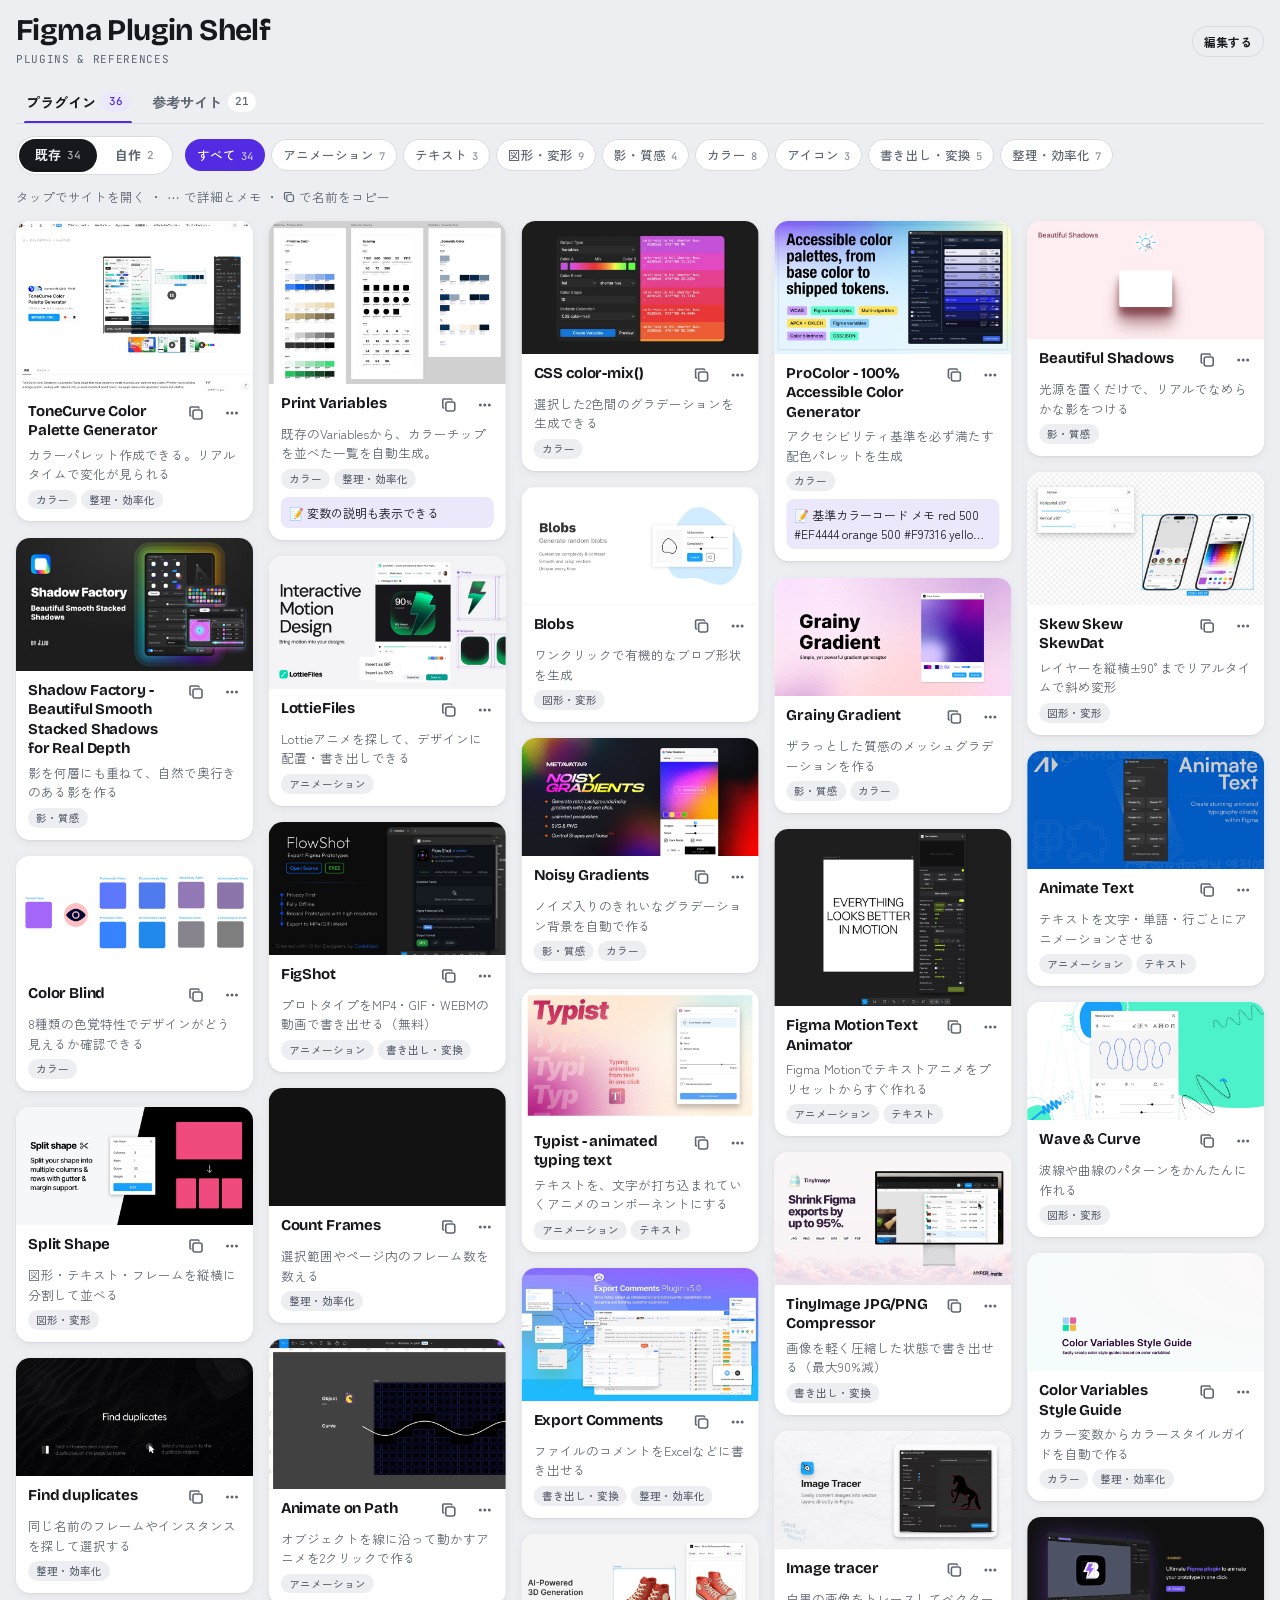
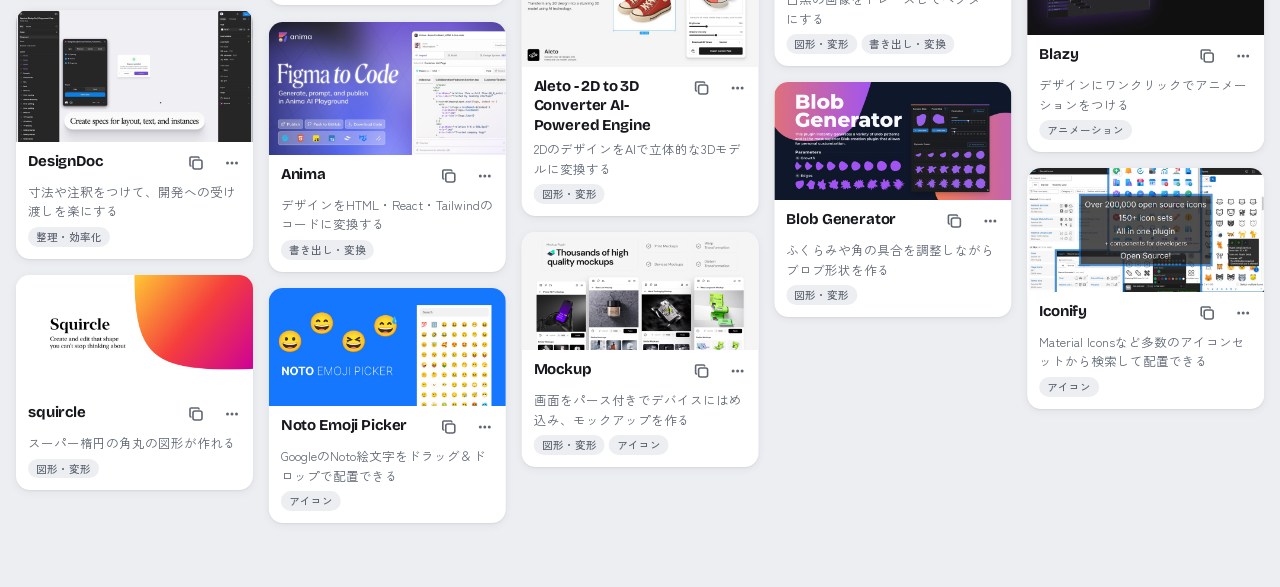
<file: index.html>
<!doctype html>
<html lang="ja">
<head>
<meta charset="utf-8">
<meta name="viewport" content="width=device-width,initial-scale=1,viewport-fit=cover">
<title>Figma Plugin Shelf</title>
<meta name="description" content="便利だったFigmaプラグインと参考サイトのライブラリ">
<link rel="preconnect" href="https://fonts.googleapis.com">
<link rel="preconnect" href="https://fonts.gstatic.com" crossorigin>
<link rel="stylesheet" href="https://fonts.googleapis.com/css2?family=Bricolage+Grotesque:opsz,wght@12..96,500;12..96,700&family=JetBrains+Mono:wght@500&family=Zen+Kaku+Gothic+New:wght@400;500;700&display=swap">
<style>
/* Layout: masonry board of plugin cards (JS-placed columns) under a sticky toolbar; sheets slide up for detail and edit. */
:root{
  --bg:#ECEEF2; --surface:#FFFFFF; --ink:#16181D; --muted:#5F6672; --line:#D8DCE3;
  --accent:#532BE3; --accent-ink:#FFFFFF; --accent-soft:#ECE8FC; --danger:#D93A3A; --shade:rgba(18,22,30,.45);
  --shadow:0 1px 2px rgba(20,24,32,.06),0 2px 10px rgba(20,24,32,.06);
  --shadow-lift:0 18px 40px rgba(20,24,32,.22),0 4px 10px rgba(20,24,32,.12);
  --shadow-hover:0 12px 28px rgba(20,24,32,.14),0 3px 8px rgba(20,24,32,.08);
  --f-display:"Bricolage Grotesque","Zen Kaku Gothic New",system-ui,sans-serif;
  --f-body:"Zen Kaku Gothic New","Hiragino Sans","Yu Gothic",system-ui,sans-serif;
  --f-mono:"JetBrains Mono",ui-monospace,Menlo,monospace;
  --r:14px;
}
@media (prefers-color-scheme: dark){:root:not([data-theme="light"]){
  --bg:#111317; --surface:#1B1E24; --ink:#ECEEF2; --muted:#9BA2AE; --line:#2C3039;
  --accent:#8E78FF; --accent-ink:#0E0830; --accent-soft:#221C45; --danger:#FF6B6B; --shade:rgba(0,0,0,.6);
  --shadow:0 1px 2px rgba(0,0,0,.3); --shadow-lift:0 18px 40px rgba(0,0,0,.55); --shadow-hover:0 12px 28px rgba(0,0,0,.5),0 0 0 1px rgba(255,255,255,.06);
  color-scheme:dark}}
:root[data-theme="dark"]{
  --bg:#111317; --surface:#1B1E24; --ink:#ECEEF2; --muted:#9BA2AE; --line:#2C3039;
  --accent:#8E78FF; --accent-ink:#0E0830; --accent-soft:#221C45; --danger:#FF6B6B; --shade:rgba(0,0,0,.6);
  --shadow:0 1px 2px rgba(0,0,0,.3); --shadow-lift:0 18px 40px rgba(0,0,0,.55); --shadow-hover:0 12px 28px rgba(0,0,0,.5),0 0 0 1px rgba(255,255,255,.06);
  color-scheme:dark}
*{box-sizing:border-box}
body{background:var(--bg);color:var(--ink);font-family:var(--f-body);font-size:14px;line-height:1.6}
body::before{content:"";position:fixed;inset:0 0 auto;height:env(safe-area-inset-top,0px);z-index:10;background:var(--bg)}
.wrap{max-width:1440px;margin:0 auto;padding-left:max(16px,env(safe-area-inset-left,0px));padding-right:max(16px,env(safe-area-inset-right,0px));padding-block:0 64px}
header{position:sticky;top:env(safe-area-inset-top,0px);z-index:5;background:var(--bg);display:flex;flex-wrap:wrap;align-items:center;gap:12px;padding-block:14px 12px}
.tabs{flex:1 1 100%;min-width:0;display:flex;gap:2px;border-bottom:1px solid var(--line);margin-top:2px;overflow-x:auto;scrollbar-width:none}
.tabs::-webkit-scrollbar{display:none}
.tab{flex:none;white-space:nowrap;font:inherit;font-weight:700;font-size:14px;background:none;border:0;color:var(--muted);padding:8px 10px 10px;cursor:pointer;position:relative;display:inline-flex;align-items:center;gap:6px}
.tab .n{font-family:var(--f-mono);font-size:11px;font-weight:500;background:var(--surface);color:var(--muted);border-radius:999px;padding:1px 7px}
.tab[aria-selected="true"]{color:var(--ink)}
.tab[aria-selected="true"]::after{content:"";position:absolute;left:8px;right:8px;bottom:-1px;height:2.5px;border-radius:2px;background:var(--accent)}
.tab[aria-selected="true"] .n{background:var(--accent-soft);color:var(--accent)}
.tab:focus-visible{outline:2px solid var(--accent);outline-offset:-2px;border-radius:8px}
.segrow{flex:1 1 100%;min-width:0;display:flex;flex-wrap:wrap;align-items:center;gap:8px 12px}
.tagbar{flex:1 1 260px;min-width:0;display:flex;gap:6px;overflow-x:auto;scrollbar-width:none;padding-block:2px}
.tagbar::-webkit-scrollbar{display:none}
.chip{flex:none;font:inherit;font-size:12.5px;font-weight:500;border:0;border-radius:999px;padding:6px 12px;background:var(--surface);color:var(--muted);box-shadow:inset 0 0 0 1px var(--line);cursor:pointer;white-space:nowrap}
.chip[aria-pressed="true"]{background:var(--accent);color:var(--accent-ink);box-shadow:none}
.chip:focus-visible{outline:2px solid var(--accent);outline-offset:1px}
.chip .c{font-family:var(--f-mono);font-size:10.5px;opacity:.7;margin-left:5px}
.tags{display:flex;flex-wrap:wrap;gap:4px;margin-top:2px}
.tags span{font-size:10.5px;font-weight:500;color:var(--muted);background:var(--bg);border-radius:999px;padding:1px 8px;line-height:1.7}
.tagpick{display:flex;flex-wrap:wrap;gap:6px}
.tagadd{font:inherit;font-size:14px;line-height:1;width:22px;height:22px;border:0;border-radius:999px;background:var(--accent);color:var(--accent-ink);cursor:pointer;display:inline-flex;align-items:center;justify-content:center;padding:0}
.tagnew{display:flex;gap:6px;margin-bottom:8px}
.tagnew input{flex:1;min-width:0}
.seg{display:inline-flex;gap:2px;padding:3px;border-radius:999px;background:var(--surface);box-shadow:inset 0 0 0 1px var(--line)}
.seg button{font:inherit;font-weight:700;font-size:13px;border:0;background:none;color:var(--muted);padding:6px 16px;border-radius:999px;cursor:pointer;display:inline-flex;align-items:center;gap:6px}
.seg button[aria-pressed="true"]{background:var(--ink);color:var(--bg)}
.seg button:focus-visible{outline:2px solid var(--accent);outline-offset:1px}
.seg .n{font-family:var(--f-mono);font-size:11px;font-weight:500;opacity:.7}
.pthumb{width:100%;height:100%;background:var(--accent-soft);padding:12px 14px;display:flex;flex-direction:column;gap:6px;overflow:hidden}
.ptag{font-family:var(--f-mono);font-size:10px;letter-spacing:.1em;color:var(--accent);display:flex;align-items:center;gap:6px}
.ptag::before{content:"";width:6px;height:6px;border-radius:50%;background:var(--accent)}
.pthumb p{margin:0;font-family:var(--f-mono);font-size:11px;line-height:1.6;color:var(--ink);opacity:.8;display:-webkit-box;-webkit-line-clamp:5;-webkit-box-orient:vertical;overflow:hidden;overflow-wrap:anywhere}
.prompt{margin:0;font-family:var(--f-mono);font-size:12.5px;line-height:1.7;background:var(--bg);border:1px solid var(--line);border-radius:10px;padding:12px;white-space:pre-wrap;overflow-wrap:anywhere;max-height:280px;overflow:auto;-webkit-user-select:text;user-select:text}
.btn.sm{padding:6px 12px;font-size:12px}
.host{margin:0;font-family:var(--f-mono);font-size:10.5px;color:var(--muted);overflow:hidden;text-overflow:ellipsis;white-space:nowrap}
.brand{flex:1;min-width:0}
h1{font-family:var(--f-display);font-weight:700;font-size:clamp(22px,4vw,30px);line-height:1.1;letter-spacing:-.02em;margin:0;text-wrap:balance}
.meta{font-family:var(--f-mono);font-size:11px;letter-spacing:.06em;color:var(--muted);text-transform:uppercase;margin-top:4px}
.hint{color:var(--muted);font-size:12.5px;margin:0 0 14px}
.btn{font:inherit;font-weight:700;border:0;border-radius:999px;padding:10px 16px;cursor:pointer;display:inline-flex;align-items:center;gap:6px;background:var(--ink);color:var(--bg);white-space:nowrap}
.btn.ghost{background:transparent;color:var(--ink);box-shadow:inset 0 0 0 1px var(--line)}
.btn.accent{background:var(--accent);color:var(--accent-ink)}
.btn.danger{background:var(--danger);color:#fff}
.btn:focus-visible,.card:focus-visible,.copy:focus-visible,.more:focus-visible,.x:focus-visible,input:focus-visible,textarea:focus-visible{outline:2px solid var(--accent);outline-offset:2px}

.grid{position:relative;min-height:200px}
.card{position:absolute;top:0;left:0;background:var(--surface);border-radius:var(--r);box-shadow:var(--shadow);overflow:visible;cursor:pointer;
  -webkit-user-select:none;user-select:none;-webkit-touch-callout:none;-webkit-tap-highlight-color:transparent;touch-action:manipulation}
.card{transition:translate .22s cubic-bezier(.2,.8,.2,1),box-shadow .22s ease}
.grid.ready .card{transition:transform .28s cubic-bezier(.2,.8,.2,1),translate .22s cubic-bezier(.2,.8,.2,1),box-shadow .22s ease}
@media (hover:hover){.card:hover:not(.lifted):not(.pressing){translate:0 -4px;box-shadow:var(--shadow-hover)}}
.card.pressing{box-shadow:0 0 0 2px var(--accent-soft),var(--shadow)}
.card.lifted{transition:box-shadow .2s!important;z-index:30;box-shadow:var(--shadow-lift);outline:1.5px solid var(--accent);cursor:grabbing}
.thumb{border-radius:var(--r) var(--r) 0 0;overflow:hidden;background:var(--line);aspect-ratio:16/9}
.thumb img{display:block;width:100%;height:100%;object-fit:cover;pointer-events:none}
.thumb .ph{width:100%;height:100%;display:grid;place-items:center;font-family:var(--f-display);font-weight:700;font-size:40px;color:var(--muted)}
.body{padding:10px 12px 12px;display:flex;flex-direction:column;gap:4px}
.row{display:flex;align-items:flex-start;gap:6px}
.row .copy,.row .more{margin:-4px 0 0}
.row .more{margin-right:-6px}
.name{flex:1;min-width:0;margin:0;font-family:var(--f-display);font-weight:700;font-size:15px;line-height:1.3;letter-spacing:-.01em;overflow-wrap:anywhere}
.copy,.more{flex:none;border:0;background:transparent;color:var(--muted);width:30px;height:30px;margin:-4px -6px 0 0;border-radius:8px;display:grid;place-items:center;cursor:pointer}
.copy:hover,.more:hover{background:var(--accent-soft);color:var(--accent)}
.copy.done{color:var(--accent)}
.copy svg,.more svg{width:16px;height:16px}
.desc{margin:0;font-size:12.5px;color:var(--muted);line-height:1.55;overflow-wrap:anywhere}
.memo-peek{margin:4px 0 0;font-size:12px;padding:6px 8px;border-radius:8px;background:var(--accent-soft);color:var(--ink);display:-webkit-box;-webkit-line-clamp:2;-webkit-box-orient:vertical;overflow:hidden}
/* Figma-style selection handles while dragging */
.hd{display:none;position:absolute;width:8px;height:8px;background:var(--surface);border:1.5px solid var(--accent);border-radius:1px}
.card.lifted .hd{display:block}
.hd.tl{left:-4px;top:-4px}.hd.tr{right:-4px;top:-4px}.hd.bl{left:-4px;bottom:-4px}.hd.br{right:-4px;bottom:-4px}
.dim{display:none;position:absolute;left:50%;bottom:-26px;transform:translateX(-50%);background:var(--accent);color:var(--accent-ink);font-family:var(--f-mono);font-size:10.5px;padding:2px 6px;border-radius:4px;white-space:nowrap}
.card.lifted .dim{display:block}

.state{grid-column:1/-1;text-align:center;padding:64px 16px;color:var(--muted)}
.state strong{display:block;color:var(--ink);font-family:var(--f-display);font-size:18px;margin-bottom:4px}

/* Sheets */
.shade{position:fixed;inset:0;background:var(--shade);z-index:50;display:flex;align-items:flex-end;justify-content:center;animation:fade .18s ease}
.sheet{background:var(--surface);width:100%;max-width:560px;max-height:calc(100% - 24px - env(safe-area-inset-top,0px));overflow:auto;border-radius:20px 20px 0 0;
  padding:0 0 calc(20px + env(safe-area-inset-bottom,0px));animation:up .24s cubic-bezier(.2,.8,.2,1)}
@media (min-width:700px){.shade{align-items:center}.sheet{border-radius:20px;padding-bottom:20px}}
.sheet-img{aspect-ratio:16/9;background:var(--line);overflow:hidden;border-radius:20px 20px 0 0}
.sheet-img img{width:100%;height:100%;object-fit:cover;display:block}
.sheet-in{padding:16px 20px 0;display:flex;flex-direction:column;gap:14px}
.sheet-top{display:flex;align-items:flex-start;gap:8px}
.sheet-top h2{flex:1;min-width:0;margin:0;font-family:var(--f-display);font-size:22px;line-height:1.2;letter-spacing:-.02em;overflow-wrap:anywhere}
.x{border:0;background:var(--bg);color:var(--ink);width:34px;height:34px;border-radius:50%;font-size:18px;cursor:pointer;flex:none}
.lead{margin:0;font-size:15px}
.lbl{font-family:var(--f-mono);font-size:11px;letter-spacing:.08em;text-transform:uppercase;color:var(--muted);display:flex;justify-content:space-between;align-items:center;margin-bottom:6px}
.saved{color:var(--accent);text-transform:none;letter-spacing:0;font-family:var(--f-body)}
textarea,input[type=text],input[type=url]{width:100%;font:inherit;font-size:15px;color:var(--ink);background:var(--bg);border:1px solid var(--line);border-radius:10px;padding:10px 12px}
textarea{min-height:120px;resize:vertical;line-height:1.6}
textarea.descedit{min-height:0;resize:none;font-size:15px;field-sizing:content}
.actions{display:flex;flex-wrap:wrap;gap:8px}
.actions .grow{flex:1}
.link{color:var(--accent);font-weight:700;text-decoration:none;font-size:13px;overflow-wrap:anywhere}
.confirm{background:var(--bg);border-radius:12px;padding:12px;display:flex;flex-wrap:wrap;gap:8px;align-items:center}
.confirm p{margin:0;flex:1 1 100%}
.drop{border:1.5px dashed var(--line);border-radius:12px;padding:12px;display:flex;gap:12px;align-items:center;cursor:pointer;background:var(--bg)}
.drop img{width:96px;aspect-ratio:16/9;object-fit:cover;border-radius:8px;background:var(--line)}
.drop span{color:var(--muted);font-size:12.5px}
.err{color:var(--danger);font-size:13px;margin:0}
.toast{position:fixed;left:50%;bottom:calc(20px + env(safe-area-inset-bottom,0px));transform:translateX(-50%);background:var(--ink);color:var(--bg);padding:9px 16px;border-radius:999px;font-weight:700;font-size:13px;z-index:80;pointer-events:none;opacity:0;transition:opacity .2s}
.toast.on{opacity:1}
@keyframes up{from{transform:translateY(24px);opacity:.6}to{transform:none;opacity:1}}
@keyframes fade{from{opacity:0}to{opacity:1}}
@media (prefers-reduced-motion:reduce){.card,.grid.ready .card{transition:none}.card:hover{translate:none!important}.sheet,.shade{animation:none}}
*,*::before,*::after{box-sizing:border-box}
body{margin:0}
[hidden]{display:none!important}
.keysheet ol{margin:0;padding-left:1.3em;line-height:1.8;font-size:14px}
.keysheet code{font-family:var(--f-mono);font-size:12px;background:var(--bg);padding:1px 5px;border-radius:5px}
.keysheet input{width:100%}
.sync{margin-left:8px;color:var(--accent)}
.sync.err{color:var(--danger)}
</style>
</head>
<body>
<div class="wrap">
  <header>
    <div class="brand">
      <h1>Figma Plugin Shelf</h1>
      <div class="meta" id="meta">Plugins &amp; References<span class="sync" id="sync"></span></div>
    </div>
    <button class="btn ghost sm" id="keyBtn" type="button">編集する</button>
    <button class="btn accent" id="addBtn" type="button" hidden>＋ 追加</button>
    <div class="tabs" role="tablist" aria-label="種類">
      <button class="tab" role="tab" id="tab-plugins" data-group="plugins" aria-selected="true" aria-controls="grid" type="button">プラグイン<span class="n" id="n-plugins">0</span></button>
      <button class="tab" role="tab" id="tab-site" data-group="site" aria-selected="false" aria-controls="grid" type="button" tabindex="-1">参考サイト<span class="n" id="n-site">0</span></button>
    </div>
    <div class="segrow" id="segrow">
      <div class="seg" id="seg" role="group" aria-label="プラグインの種類">
        <button type="button" data-kind="plugin" aria-pressed="true">既存<span class="n" id="n-plugin">0</span></button>
        <button type="button" data-kind="original" aria-pressed="false">自作<span class="n" id="n-original">0</span></button>
      </div>
      <div class="tagbar" id="tagbar" role="group" aria-label="タグで絞り込む"></div>
    </div>
  </header>
  <p class="hint" id="hint"><span id="hint-tap">タップでサイトを開く ・ ⋯ で詳細とメモ</span> ・ <svg width="12" height="12" viewBox="0 0 16 16" aria-hidden="true" style="vertical-align:-1px"><rect x="5" y="5" width="9" height="9" rx="2" fill="none" stroke="currentColor" stroke-width="1.6"/><path d="M11 3.5V3a1 1 0 0 0-1-1H3a1 1 0 0 0-1 1v7a1 1 0 0 0 1 1h.5" fill="none" stroke="currentColor" stroke-width="1.6"/></svg> で<span id="hint-copy">名前</span>をコピー</p>
  <div class="grid" id="grid">
    <div class="state" id="state"><strong>読み込み中…</strong>保存したプラグインを取り出しています。</div>
  </div>
</div>
<div class="toast" id="toast" role="status" aria-live="polite"></div>

<script>
const COPY_SVG='<svg viewBox="0 0 16 16" aria-hidden="true"><rect x="5" y="5" width="9" height="9" rx="2" fill="none" stroke="currentColor" stroke-width="1.6"/><path d="M11 3.5V3a1 1 0 0 0-1-1H3a1 1 0 0 0-1 1v7a1 1 0 0 0 1 1h.5" fill="none" stroke="currentColor" stroke-width="1.6"/></svg>';
const MORE_SVG='<svg viewBox="0 0 16 16" aria-hidden="true"><circle cx="3.5" cy="8" r="1.5" fill="currentColor"/><circle cx="8" cy="8" r="1.5" fill="currentColor"/><circle cx="12.5" cy="8" r="1.5" fill="currentColor"/></svg>';
const CHECK_SVG='<svg viewBox="0 0 16 16" aria-hidden="true"><path d="M3 8.5l3 3 7-7" fill="none" stroke="currentColor" stroke-width="1.8" stroke-linecap="round" stroke-linejoin="round"/></svg>';
const $=s=>document.querySelector(s);
const grid=$('#grid'), stateEl=$('#state');
const S={items:[],els:new Map(),slots:new Map(),col:null,assets:null,canWrite:false,drag:null,press:null,pending:null,loaded:false,tab:'plugin'};
try{const t=localStorage.getItem('shelf-tab');if(t==='site'||t==='original')S.tab=t}catch(e){}
const KIND={
  plugin:{label:'プラグイン',name:'プラグイン名',url:'Figma CommunityのURL',urlPh:'https://www.figma.com/community/plugin/...',open:'Figma Communityで開く ↗',copyWhat:'名前',empty:'使って便利だったプラグインを登録できます。',descPh:'例：ワンクリックで影をつける',imgHint:'Figma Communityのカバー画像を保存して使うと見やすいです'},
  site:{label:'参考サイト',name:'サイト名',url:'URL',urlPh:'https://...',open:'サイトを開く ↗',copyWhat:'URL',empty:'参考にしているサイトやツールを登録できます。',descPh:'例：明暗のカラースケールを作れる',imgHint:'サイトのスクリーンショットを貼り付けると見やすいです'},
  original:{label:'自作プラグイン',name:'プラグイン名',url:'URL',urlPh:'https://...',open:'リンクを開く ↗',copyWhat:'プロンプト',empty:'Figmaエージェントに送ると使えるプラグインのプロンプトを登録できます。',descPh:'例：フレーム名を中のテキストに合わせる',imgHint:'任意。なければプロンプトがサムネイルになります'}
};
const TABS=['plugin','original','site'];
const TAGS=['アニメーション','テキスト','図形・変形','影・質感','カラー','アイコン','書き出し・変換','整理・効率化','デザイン参考','その他参考'];
S.tag=null;
const kindOf=p=>p.kind==='site'||p.kind==='original'?p.kind:'plugin';
const tagsOf=p=>Array.isArray(p.tags)?p.tags.filter(t=>typeof t==='string'&&t):[];
const inTab=()=>S.items.filter(p=>kindOf(p)===S.tab);
const vis=()=>inTab().filter(p=>!S.tag||tagsOf(p).includes(S.tag));
function tagOrder(list){return [...new Set(list)].sort((a,b)=>{const ia=TAGS.indexOf(a),ib=TAGS.indexOf(b);return (ia<0?99:ia)-(ib<0?99:ib)||a.localeCompare(b)})}
const copyValue=p=>{const k=kindOf(p);return k==='site'?(p.url||p.name):k==='original'?(p.prompt||p.name):p.name};
function hostOf(u){try{return new URL(u).host}catch(e){return ''}}

/* ---------- helpers ---------- */
let toastT;
function toast(msg){const t=$('#toast');t.textContent=msg;t.classList.add('on');clearTimeout(toastT);toastT=setTimeout(()=>t.classList.remove('on'),1600)}
function copyText(text,btn,what){
  const ok=()=>{toast(what&&what!=='名前'?what+'をコピーしました':'「'+text+'」をコピーしました');if(btn){btn.innerHTML=CHECK_SVG;btn.classList.add('done');setTimeout(()=>{btn.innerHTML=COPY_SVG;btn.classList.remove('done')},1200)}};
  const fallback=()=>{const ta=document.createElement('textarea');ta.value=text;ta.style.position='fixed';ta.style.opacity='0';document.body.appendChild(ta);ta.select();
    let done=false;try{done=document.execCommand('copy')}catch(e){}ta.remove();done?ok():toast('コピーできませんでした。長押しで選択してください')};
  try{navigator.clipboard.writeText(text).then(ok,fallback)}catch(e){fallback()}
}
function sortItems(){S.items.sort((a,b)=>(a.order??0)-(b.order??0)||String(a.createdAt||'').localeCompare(String(b.createdAt||'')))}
function esc(s){return String(s??'').replace(/[&<>"]/g,c=>({'&':'&amp;','<':'&lt;','>':'&gt;','"':'&quot;'}[c]))}
function safeUrl(u){try{const x=new URL(u);return /^https?:$/.test(x.protocol)?x.href:''}catch(e){return ''}}

/* ---------- cards ---------- */
function makeCard(id){
  const el=document.createElement('article');
  el.className='card';el.dataset.id=id;el.tabIndex=0;
  el.innerHTML='<div class="thumb"></div><div class="body"><div class="row"><h2 class="name"></h2><button class="copy" type="button" aria-label="コピー">'+COPY_SVG+'</button><button class="more" type="button" aria-label="詳細とメモ">'+MORE_SVG+'</button></div><p class="host" hidden></p><p class="desc"></p><div class="tags" hidden></div><p class="memo-peek" hidden></p></div><i class="hd tl"></i><i class="hd tr"></i><i class="hd bl"></i><i class="hd br"></i><span class="dim"></span>';
  el.querySelector('.copy').addEventListener('click',e=>{e.stopPropagation();const p=S.items.find(i=>i.id===id);if(p)copyText(copyValue(p),e.currentTarget,KIND[kindOf(p)].copyWhat)});
  el.addEventListener('pointerdown',onDown);
  el.addEventListener('contextmenu',e=>e.preventDefault());
  el.querySelector('.more').addEventListener('click',e=>{e.stopPropagation();openDetail(id)});
  el.addEventListener('keydown',e=>{if(e.key==='Enter'&&e.target===el)tapCard(id)});
  return el;
}
// tap: open the card's site (Figma Community page for plugins); cards without a URL show the detail instead
function tapCard(id){
  const p=S.items.find(i=>i.id===id); if(!p)return;
  const url=safeUrl(p.url);
  if(url){const a=document.createElement('a');a.href=url;a.target='_blank';a.rel='noopener';document.body.appendChild(a);a.click();a.remove()}else openDetail(id);
}
function fillCard(el,p){
  const th=el.querySelector('.thumb');
  th.style.aspectRatio=(p.imgW&&p.imgH)?(p.imgW+'/'+p.imgH):'16/9';
  if(p.img){
    let img=th.querySelector('img');
    if(!img){th.innerHTML='';img=document.createElement('img');img.alt='';img.draggable=false;img.decoding='async';th.appendChild(img)}
    const src=srcOf(p.img);if(img.getAttribute('src')!==src)img.src=src;
  }else if(kindOf(p)==='original'&&p.prompt){
    th.style.aspectRatio='16/9';
    if(!th.querySelector('.pthumb'))th.innerHTML='<div class="pthumb"><span class="ptag">PROMPT</span><p></p></div>';
    th.querySelector('.pthumb p').textContent=p.prompt;
  }else{th.innerHTML='<div class="ph">'+esc((p.name||'?').trim().charAt(0).toUpperCase())+'</div>'}
  el.querySelector('.name').textContent=p.name||'(名前なし)';
  const isSite=kindOf(p)==='site', host=el.querySelector('.host');
  host.textContent=isSite?hostOf(p.url):'';host.hidden=!host.textContent;
  el.querySelector('.copy').setAttribute('aria-label',isSite?'URLをコピー':kindOf(p)==='original'?'プロンプトをコピー':'プラグイン名をコピー');
  el.querySelector('.desc').textContent=p.desc||'';
  el.querySelector('.desc').hidden=!p.desc;
  const tg=el.querySelector('.tags'), tl=tagOrder(tagsOf(p));
  tg.replaceChildren(...tl.map(t=>{const s=document.createElement('span');s.textContent=t;return s}));tg.hidden=!tl.length;
  const mp=el.querySelector('.memo-peek');
  mp.textContent=p.memo?('📝 '+p.memo):'';mp.hidden=!p.memo;
  el.setAttribute('aria-label',(p.name||'')+'。'+(p.desc||''));
}
function render(){
  sortItems();
  // tag filter: tags present in this tab, with counts
  const tabItems=inTab(), tc={};
  tabItems.forEach(p=>tagsOf(p).forEach(t=>{tc[t]=(tc[t]||0)+1}));
  const tl=tagOrder(Object.keys(tc));
  if(S.tag&&!tc[S.tag])S.tag=null;
  const bar=$('#tagbar');
  bar.replaceChildren(...(tl.length?[null,...tl]:[]).map(t=>{
    const b=document.createElement('button');b.type='button';b.className='chip';
    b.setAttribute('aria-pressed',String((S.tag||null)===t));
    b.textContent=t||'すべて';
    const c=document.createElement('span');c.className='c';c.textContent=t?tc[t]:tabItems.length;b.appendChild(c);
    b.onclick=()=>{if(S.drag)return;S.tag=t;render()};
    return b}));
  bar.hidden=!tl.length;
  const seen=new Set();
  for(const p of S.items){
    let el=S.els.get(p.id);
    if(!el){el=makeCard(p.id);S.els.set(p.id,el);grid.appendChild(el)}
    fillCard(el,p);el.hidden=kindOf(p)!==S.tab||(!!S.tag&&!tagsOf(p).includes(S.tag));seen.add(p.id);
  }
  for(const [id,el] of S.els){if(!seen.has(id)){el.remove();S.els.delete(id)}}
  const cnt={plugin:0,site:0,original:0};S.items.forEach(p=>cnt[kindOf(p)]++);
  TABS.forEach(k=>{$('#n-'+k).textContent=cnt[k]});
  $('#n-plugins').textContent=cnt.plugin+cnt.original;
  document.querySelectorAll('.tab').forEach(t=>{const on=(t.dataset.group==='site')===(S.tab==='site');t.setAttribute('aria-selected',on);t.tabIndex=on?0:-1});
  $('#seg').hidden=S.tab==='site';
  $('#segrow').hidden=S.tab==='site'&&bar.hidden;
  document.querySelectorAll('.seg button').forEach(b=>b.setAttribute('aria-pressed',b.dataset.kind===S.tab));
  $('#hint-copy').textContent=KIND[S.tab].copyWhat;
  if(S.loaded){
    const n=cnt[S.tab];
    stateEl.hidden=n>0;
    if(!n)stateEl.innerHTML='<strong>まだ'+KIND[S.tab].label+'がありません</strong>'+(S.canWrite?'右上の「＋ 追加」から、'+KIND[S.tab].empty:'');
  }
  layout();
}
function setTab(k){
  if(S.tab===k||S.drag)return;S.tab=k;S.tag=null;if(k!=='site')S.lastPlugin=k;
  try{localStorage.setItem('shelf-tab',k)}catch(e){}
  grid.classList.remove('ready');render();
  requestAnimationFrame(()=>requestAnimationFrame(()=>grid.classList.add('ready')));
}
S.lastPlugin=S.tab==='original'?'original':'plugin';
const groupKind=g=>g==='site'?'site':S.lastPlugin;
document.querySelectorAll('.tab').forEach(t=>{
  t.addEventListener('click',()=>setTab(groupKind(t.dataset.group)));
  t.addEventListener('keydown',e=>{if(e.key==='ArrowRight'||e.key==='ArrowLeft'){const g=S.tab==='site'?'plugins':'site';setTab(groupKind(g));document.getElementById('tab-'+g).focus()}});
});
document.querySelectorAll('.seg button').forEach(b=>b.addEventListener('click',()=>setTab(b.dataset.kind)));

/* ---------- masonry ---------- */
function layout(){
  const W=grid.clientWidth; if(!W)return;
  const cols=W<560?2:W<880?3:W<1200?4:5, gap=W<560?10:16;
  const cw=(W-gap*(cols-1))/cols;
  const els=vis().map(p=>S.els.get(p.id)).filter(Boolean);
  els.forEach(el=>{el.style.width=cw+'px'});
  const hs=els.map(el=>el.offsetHeight);
  const colH=new Array(cols).fill(0);
  els.forEach((el,i)=>{
    let c=0;for(let k=1;k<cols;k++)if(colH[k]<colH[c]-1)c=k;
    const x=c*(cw+gap), y=colH[c];
    S.slots.set(el.dataset.id,{x,y,w:cw,h:hs[i]});
    colH[c]+=hs[i]+gap;
    if(!(S.drag&&S.drag.id===el.dataset.id))el.style.transform='translate('+x+'px,'+y+'px)';
  });
  grid.style.height=Math.max(200,Math.max(0,...colH)-gap)+'px';
}
new ResizeObserver(()=>layout()).observe(grid);
grid.addEventListener('load',e=>{if(e.target.tagName==='IMG')layout()},true);

/* ---------- press / long-press drag ---------- */
const LONG=420, SLOP=8;
function onDown(e){
  if(e.button!==0||e.target.closest('.copy,.more'))return;
  const el=e.currentTarget, id=el.dataset.id;
  S.press={id,el,x:e.clientX,y:e.clientY,pid:e.pointerId,moved:false,timer:null};
  el.classList.add('pressing');
  if(S.canWrite&&vis().length>1)S.press.timer=setTimeout(()=>startDrag(e.pointerType),LONG);
}
window.addEventListener('pointermove',e=>{
  const pr=S.press; if(!pr||e.pointerId!==pr.pid)return;
  if(S.drag){S.drag.cx=e.clientX;S.drag.cy=e.clientY;return}
  if(Math.hypot(e.clientX-pr.x,e.clientY-pr.y)>SLOP){pr.moved=true;clearTimeout(pr.timer);pr.el.classList.remove('pressing')}
});
window.addEventListener('pointerup',e=>{
  const pr=S.press; if(!pr||e.pointerId!==pr.pid)return;
  clearTimeout(pr.timer);pr.el.classList.remove('pressing');
  if(S.drag)endDrag();
  else if(!pr.moved)tapCard(pr.id);
  S.press=null;
});
window.addEventListener('pointercancel',e=>{
  const pr=S.press; if(!pr||e.pointerId!==pr.pid)return;
  clearTimeout(pr.timer);pr.el.classList.remove('pressing');
  if(S.drag)endDrag();
  S.press=null;
});
document.addEventListener('touchmove',e=>{if(S.drag)e.preventDefault()},{passive:false});

function startDrag(){
  const pr=S.press; if(!pr)return;
  const slot=S.slots.get(pr.id), r=grid.getBoundingClientRect();
  // number the whole tab 0..n-1, then the visible (maybe filtered) cards reuse their own slots
  inTab().forEach((p,i)=>p.order=i);
  S.drag={id:pr.id,el:pr.el,offX:pr.x-r.left-slot.x,offY:pr.y-r.top-slot.y,cx:pr.x,cy:pr.y,last:null,raf:0,orders:vis().map(p=>p.order)};
  pr.el.classList.remove('pressing');pr.el.classList.add('lifted');
  pr.el.querySelector('.dim').textContent=Math.round(slot.w)+' × '+Math.round(slot.h);
  try{pr.el.setPointerCapture(pr.pid)}catch(e){}
  try{navigator.vibrate&&navigator.vibrate(12)}catch(e){}
  document.body.style.cursor='grabbing';
  S.drag.raf=requestAnimationFrame(dragTick);
}
function dragTick(){
  const d=S.drag; if(!d)return;
  const edge=72, vh=window.innerHeight;
  if(d.cy<edge)window.scrollBy(0,-Math.ceil((edge-d.cy)/5));
  else if(d.cy>vh-edge)window.scrollBy(0,Math.ceil((d.cy-(vh-edge))/5));
  const r=grid.getBoundingClientRect();
  const px=d.cx-r.left, py=d.cy-r.top;
  d.el.style.transform='translate('+(px-d.offX)+'px,'+(py-d.offY)+'px) scale(1.03)';
  let hit=null;const list=vis();
  for(const p of list){
    if(p.id===d.id)continue;const s=S.slots.get(p.id);
    if(s&&px>=s.x&&px<=s.x+s.w&&py>=s.y&&py<=s.y+s.h){hit=p.id;break}
  }
  if(hit&&hit!==d.last){
    const from=list.findIndex(p=>p.id===d.id), to=list.findIndex(p=>p.id===hit);
    const [m]=list.splice(from,1);list.splice(to,0,m);
    list.forEach((p,i)=>p.order=d.orders[i]);
    sortItems();layout();
  }
  d.last=hit;
  d.raf=requestAnimationFrame(dragTick);
}
async function endDrag(){
  const d=S.drag; if(!d)return;
  cancelAnimationFrame(d.raf);
  S.drag=null;document.body.style.cursor='';
  d.el.classList.remove('lifted');
  layout();
  // persist every card in this tab whose order changed
  const changes=inTab().map(p=>({p,i:p.order})).filter(({p,i})=>p._saved!==i);
  for(const {p,i} of changes){
    try{await S.col.doc(p.id).update({order:i});p._saved=i}catch(e){toast('並び順を保存できませんでした');break}
  }
  if(S.pending){const snap=S.pending;S.pending=null;applySnap(snap)}
}

/* ---------- sheets ---------- */
let sheetEl=null, lastFocus=null;
function openSheet(html){
  closeSheet();lastFocus=document.activeElement;
  sheetEl=document.createElement('div');sheetEl.className='shade';
  sheetEl.innerHTML='<div class="sheet" role="dialog" aria-modal="true">'+html+'</div>';
  sheetEl.addEventListener('pointerdown',e=>{if(e.target===sheetEl)sheetEl._down=true});
  sheetEl.addEventListener('click',e=>{if(e.target===sheetEl&&sheetEl._down)closeSheet()});
  document.body.appendChild(sheetEl);document.body.style.overflow='hidden';
  return sheetEl;
}
function closeSheet(){if(!sheetEl)return;const f=sheetEl._onClose;sheetEl.remove();sheetEl=null;document.body.style.overflow='';f&&f();lastFocus&&lastFocus.focus&&lastFocus.focus()}
document.addEventListener('keydown',e=>{if(e.key==='Escape'&&sheetEl)closeSheet()});

function openDetail(id){
  const p=S.items.find(i=>i.id===id); if(!p)return;
  const url=safeUrl(p.url), K=KIND[kindOf(p)];
  const sh=openSheet(
    (p.img?'<div class="sheet-img"><img alt="" src="'+esc(srcOf(p.img))+'"></div>':'')+
    '<div class="sheet-in">'+
      '<div class="sheet-top"><h2 id="d-name"></h2><button class="copy" id="d-copy" type="button" aria-label="'+K.copyWhat+'をコピー" style="margin:2px 0 0">'+COPY_SVG+'</button><button class="x" id="d-x" type="button" aria-label="閉じる">×</button></div>'+
      (S.canWrite
        ?'<div><label class="lbl" for="d-desc">ひとこと説明<span class="saved" id="d-dsaved"></span></label><textarea id="d-desc" class="descedit" rows="2" maxlength="80" placeholder="どんなことができるか一言で"></textarea></div>'
        :(p.desc?'<p class="lead" id="d-desc"></p>':''))+
      (p.prompt?'<div><div class="lbl">プロンプト<button class="btn accent sm" id="d-pcopy" type="button">コピー</button></div><pre class="prompt" id="d-prompt"></pre></div>':'')+
      (url?'<a class="link" target="_blank" rel="noopener" href="'+esc(url)+'">'+K.open+'</a>':'')+
      (S.canWrite?'<div><label class="lbl" for="d-memo">メモ<span class="saved" id="d-saved"></span></label><textarea id="d-memo" placeholder="使いどころ、コツ、注意点など"></textarea></div>'
        :(p.memo?'<div><div class="lbl">メモ</div><pre class="prompt" id="d-memo" style="font-family:inherit;font-size:14px"></pre></div>':''))+
      (S.canWrite?'<div class="actions"><button class="btn ghost" id="d-edit" type="button">編集</button><span class="grow"></span><button class="btn ghost" id="d-del" type="button" style="color:var(--danger)">削除</button></div><div id="d-confirm"></div>':'')+
    '</div>');
  sh.querySelector('#d-name').textContent=p.name;
  const descEl=sh.querySelector('#d-desc');
  if(descEl){if(descEl.tagName==='TEXTAREA')descEl.value=p.desc||'';else descEl.textContent=p.desc}
  const memo=sh.querySelector('#d-memo');const memoEdit=memo&&memo.tagName==='TEXTAREA';if(memo){if(memoEdit)memo.value=p.memo||'';else memo.textContent=p.memo}
  sh.querySelector('#d-x').onclick=closeSheet;
  sh.querySelector('#d-copy').onclick=e=>copyText(copyValue(p),e.currentTarget,K.copyWhat);
  if(p.prompt){sh.querySelector('#d-prompt').textContent=p.prompt;
    sh.querySelector('#d-pcopy').onclick=e=>{const b=e.currentTarget;copyText(p.prompt,null,'プロンプト');b.textContent='コピーしました';setTimeout(()=>{b.textContent='コピー'},1400)}}
  let t=null, savedVal=p.memo||'';
  const save=async()=>{clearTimeout(t);if(!memoEdit)return;const v=memo.value;if(v===savedVal)return;
    try{await S.col.doc(id).update({memo:v});savedVal=v;p.memo=v;const s=document.getElementById('d-saved');if(s)s.textContent='保存しました';render()}
    catch(e){const s=document.getElementById('d-saved');if(s)s.textContent='保存できませんでした'}};

  if(memoEdit){memo.addEventListener('input',()=>{const s=sh.querySelector('#d-saved');s.textContent='入力中…';clearTimeout(t);t=setTimeout(save,700)});
    memo.addEventListener('blur',save)}
  let dt=null, savedDesc=p.desc||'';
  const saveDesc=async()=>{clearTimeout(dt);if(!descEl||descEl.tagName!=='TEXTAREA')return;const v=descEl.value.replace(/\s*\n\s*/g,' ').trim();if(v===savedDesc)return;
    const s=()=>document.getElementById('d-dsaved');
    try{await S.col.doc(id).update({desc:v});savedDesc=v;p.desc=v;if(s())s().textContent='保存しました';render()}
    catch(e){if(s())s().textContent='保存できませんでした'}};
  if(descEl&&descEl.tagName==='TEXTAREA'){
    descEl.addEventListener('input',()=>{sh.querySelector('#d-dsaved').textContent='入力中…';clearTimeout(dt);dt=setTimeout(saveDesc,700)});
    descEl.addEventListener('keydown',e=>{if(e.key==='Enter'&&!e.isComposing){e.preventDefault();descEl.blur()}});
    descEl.addEventListener('blur',saveDesc);
  }
  
  sh._onClose=()=>{save();saveDesc()};
  if(S.canWrite){
    sh.querySelector('#d-edit').onclick=()=>{save();saveDesc();openForm(p)};
    sh.querySelector('#d-del').onclick=()=>{
      const c=sh.querySelector('#d-confirm');
      c.innerHTML='<div class="confirm"><p>「'+esc(p.name)+'」を削除します。メモも消え、元に戻せません。</p><button class="btn danger" type="button" id="d-yes">削除する</button><button class="btn ghost" type="button" id="d-no">やめる</button></div>';
      c.querySelector('#d-no').onclick=()=>{c.innerHTML=''};
      c.querySelector('#d-yes').onclick=async()=>{sh._onClose=null;try{await S.col.doc(id).delete();closeSheet();toast('削除しました')}catch(e){toast('削除できませんでした')}};
    };
  }
}

/* ---------- add / edit form ---------- */
function loadImage(file){return new Promise((res,rej)=>{const u=URL.createObjectURL(file);const im=new Image();im.onload=()=>{res(im);URL.revokeObjectURL(u)};im.onerror=()=>{rej();URL.revokeObjectURL(u)};im.src=u})}
function toCanvas(im,max){const s=Math.min(1,max/im.naturalWidth);const c=document.createElement('canvas');c.width=Math.round(im.naturalWidth*s);c.height=Math.round(im.naturalHeight*s);const g=c.getContext('2d');g.fillStyle='#fff';g.fillRect(0,0,c.width,c.height);g.drawImage(im,0,0,c.width,c.height);return c}
async function storeImage(file){
  const im=await loadImage(file);
  if(S.assets){
    const c=toCanvas(im,900);
    const blob=await new Promise(r=>c.toBlob(r,'image/jpeg',.82));
    try{const a=await S.assets.upload(blob);return {img:a.url,imgW:c.width,imgH:c.height}}catch(e){}
  }
  const c=toCanvas(im,560);
  return {img:c.toDataURL('image/jpeg',.72),imgW:c.width,imgH:c.height};
}
function openForm(p){
  const isNew=!p, kind=p?kindOf(p):S.tab, K=KIND[kind];
  const sh=openSheet('<form class="sheet-in" id="f" novalidate style="padding-top:20px">'+
    '<div class="sheet-top"><h2>'+K.label+(isNew?'を追加':'を編集')+'</h2><button class="x" id="f-x" type="button" aria-label="閉じる">×</button></div>'+
    '<div><label class="lbl" for="f-name">'+K.name+'</label><input type="text" id="f-name" autocomplete="off" placeholder="'+(kind==='plugin'?'Figmaでの名前をそのまま':'例：Scale')+'"></div>'+
    '<div><label class="lbl" for="f-desc">ひとこと説明</label><input type="text" id="f-desc" autocomplete="off" maxlength="80" placeholder="'+K.descPh+'"></div>'+
    (kind==='original'?'<div><label class="lbl" for="f-prompt">プロンプト</label><textarea id="f-prompt" style="font-family:var(--f-mono);font-size:13px;min-height:160px" placeholder="Figmaエージェントに送る文章をそのまま貼り付け"></textarea></div>':'')+
    '<div'+(kind==='original'?' hidden':'')+'><label class="lbl" for="f-url">'+K.url+'</label><input type="url" id="f-url" autocomplete="off" placeholder="'+K.urlPh+'"></div>'+
    '<div><span class="lbl" style="justify-content:flex-start;gap:8px">タグ<button type="button" class="tagadd" id="f-tagadd" aria-label="タグを追加">＋</button></span>'+
      '<div class="tagnew" id="f-tagnew" hidden><input type="text" id="f-tagname" maxlength="20" autocomplete="off" placeholder="新しいタグ名"><button type="button" class="btn accent sm" id="f-tagok">追加</button></div>'+
      '<div class="tagpick" id="f-tags"></div></div>'+
    '<div><span class="lbl">サムネイル画像</span><label class="drop" for="f-file"><img id="f-prev" alt="" hidden><span id="f-drop-t">画像を選ぶ・ドロップ・貼り付け（'+K.imgHint+'）</span></label><input type="file" id="f-file" accept="image/*" hidden></div>'+
    (isNew?'<div><label class="lbl" for="f-memo">メモ（任意）</label><textarea id="f-memo" style="min-height:80px"></textarea></div>':'')+
    '<p class="err" id="f-err" hidden></p>'+
    '<div class="actions"><span class="grow"></span><button class="btn ghost" type="button" id="f-cancel">キャンセル</button><button class="btn accent" type="submit" id="f-save">'+(isNew?'追加する':'保存する')+'</button></div>'+
  '</form>');
  const $f=s=>sh.querySelector(s);
  if(p){$f('#f-name').value=p.name||'';$f('#f-desc').value=p.desc||'';$f('#f-url').value=p.url||'';if($f('#f-prompt'))$f('#f-prompt').value=p.prompt||'';if(p.img){$f('#f-prev').src=srcOf(p.img);$f('#f-prev').hidden=false}}
  const picked=new Set(p?tagsOf(p):(S.tag?[S.tag]:[]));
  const extraTags=new Set();
  const drawTags=()=>{const allTags=tagOrder([...TAGS,...S.items.flatMap(tagsOf),...extraTags]);
    $f('#f-tags').replaceChildren(...allTags.map(t=>{const b=document.createElement('button');b.type='button';b.className='chip';b.textContent=t;
      b.setAttribute('aria-pressed',String(picked.has(t)));
      b.onclick=()=>{picked.has(t)?picked.delete(t):picked.add(t);b.setAttribute('aria-pressed',String(picked.has(t)))};return b}))};
  drawTags();
  const addTag=()=>{const t=$f('#f-tagname').value.replace(/\s+/g,' ').trim();if(!t)return;extraTags.add(t);picked.add(t);drawTags();$f('#f-tagname').value='';$f('#f-tagnew').hidden=true};
  $f('#f-tagadd').onclick=()=>{const n=$f('#f-tagnew');n.hidden=!n.hidden;if(!n.hidden)$f('#f-tagname').focus()};
  $f('#f-tagok').onclick=addTag;
  $f('#f-tagname').addEventListener('keydown',e=>{if(e.key==='Enter'&&!e.isComposing){e.preventDefault();addTag()}else if(e.key==='Escape'){e.stopPropagation();$f('#f-tagnew').hidden=true}});
  let file=null;
  const setFile=f=>{if(!f||!/^image\//.test(f.type))return;file=f;const pv=$f('#f-prev');pv.src=URL.createObjectURL(f);pv.hidden=false;$f('#f-drop-t').textContent=f.name||'貼り付けた画像'};
  $f('#f-file').onchange=e=>setFile(e.target.files[0]);
  const drop=$f('.drop');
  drop.addEventListener('dragover',e=>{e.preventDefault()});
  drop.addEventListener('drop',e=>{e.preventDefault();setFile(e.dataTransfer.files[0])});
  sh.addEventListener('paste',e=>{const it=[...(e.clipboardData?.items||[])].find(i=>i.type.startsWith('image/'));if(it){e.preventDefault();setFile(it.getAsFile())}});
  $f('#f-x').onclick=closeSheet;$f('#f-cancel').onclick=closeSheet;
  $f('#f-name').focus();
  $f('#f').addEventListener('submit',async e=>{
    e.preventDefault();
    const err=$f('#f-err'), btn=$f('#f-save');
    const name=$f('#f-name').value.trim();
    if(!name){err.textContent=K.name+'を入力してください。';err.hidden=false;$f('#f-name').focus();return}
    err.hidden=true;btn.disabled=true;btn.textContent='保存中…';
    try{
      const data={name,desc:$f('#f-desc').value.trim(),url:$f('#f-url').value.trim()};
      if($f('#f-prompt'))data.prompt=$f('#f-prompt').value.trim();
      data.tags=tagOrder([...picked]);
      if(file)Object.assign(data,await storeImage(file));
      if(isNew){
        const min=S.items.filter(i=>kindOf(i)===kind).reduce((m,i)=>Math.min(m,i.order??0),0);
        Object.assign(data,{kind,memo:$f('#f-memo').value,order:min-1,createdAt:new Date().toISOString()});
        const m=kind==='plugin'&&/plugin\/(\d+)/.exec(data.url);
        if(m&&!S.items.some(i=>i.id===m[1]))await S.col.doc(m[1]).set(data);else await S.col.add(data);
        toast('追加しました');
      }else{await S.col.doc(p.id).update(data);toast('保存しました')}
      closeSheet();
    }catch(e2){err.textContent=e2&&e2.code==='quota_exceeded'?'保存できる容量がいっぱいです。不要なプラグインを削除してください。':'保存できませんでした。もう一度お試しください。';err.hidden=false;btn.disabled=false;btn.textContent=isNew?'追加する':'保存する'}
  });
}
$('#addBtn').onclick=()=>openForm(null);

/* ---------- data ---------- */
function applySnap(snap){
  S.items=snap.docs.map(d=>{const v=d.data()||{};return {id:d.id,...v,_saved:v.order}});
  S.loaded=true;render();
  if(!grid.classList.contains('ready'))requestAnimationFrame(()=>requestAnimationFrame(()=>grid.classList.add('ready')));
}
/* ---------- GitHub storage ---------- */
const GH={owner:'myoneyama-svg',repo:'figma-plugin-shelf',branch:'main',token:null,sha:null};
const TK='shelf-gh-token', IMG=new Map(), DB=new Map(), DELETED=new Set(), DIRTY=new Set();
const srcOf=u=>IMG.get(u)||u;
function lsGet(k){try{return localStorage.getItem(k)}catch(e){return null}}
function lsSet(k,v){try{v==null?localStorage.removeItem(k):localStorage.setItem(k,v)}catch(e){}}
async function gh(path,opt={},token=GH.token){
  const r=await fetch('https://api.github.com/repos/'+GH.owner+'/'+GH.repo+path,{method:opt.method||'GET',body:opt.body,cache:'no-store',
    headers:{'Authorization':'Bearer '+token,'Accept':'application/vnd.github+json','X-GitHub-Api-Version':'2022-11-28'}});
  if(!r.ok){const e=new Error('GitHub '+r.status);e.status=r.status;throw e}
  return r.status===204?null:r.json();
}
const b64=u8=>{let s='';for(let i=0;i<u8.length;i+=0x8000)s+=String.fromCharCode.apply(null,u8.subarray(i,i+0x8000));return btoa(s)};
const unb64=s=>new TextDecoder().decode(Uint8Array.from(atob(s.replace(/\s/g,'')),c=>c.charCodeAt(0)));
const newId=()=>'i'+Date.now().toString(36)+Math.random().toString(36).slice(2,6);
async function readRemote(token){
  const cur=await gh('/contents/data.json?ref='+GH.branch,{},token);
  return {sha:cur.sha,list:JSON.parse(unb64(cur.content))};
}
function snapshot(){return {docs:[...DB.values()].map(v=>({id:v.id,data:()=>{const {id,...r}=v;return r}}))}}
function changed(){applySnap(snapshot());scheduleSave()}
const col={
  doc:id=>({
    async set(d){DB.set(id,{id,...d});DIRTY.add(id);changed()},
    async update(d){const v=DB.get(id);if(!v)throw new Error('not found');Object.assign(v,d);DIRTY.add(id);changed()},
    async delete(){DB.delete(id);DELETED.add(id);changed()}
  }),
  async add(d){const id=newId();DB.set(id,{id,...d});DIRTY.add(id);changed();return {id}}
};
const assetsGH={async upload(blob){
  const name='images/'+newId()+'.jpg';
  await putFile(name,new Uint8Array(await blob.arrayBuffer()),'画像を追加');
  IMG.set(name,URL.createObjectURL(blob));
  return {url:name};
}};
async function putFile(path,u8,message,sha){
  const r=await gh('/contents/'+path,{method:'PUT',body:JSON.stringify({message,content:b64(u8),branch:GH.branch,...(sha?{sha}:{})})});
  return r.content.sha;
}
function setSync(t,err){const el=$('#sync');el.textContent=t?'・'+t:'';el.classList.toggle('err',!!err)}
let saveT=null, saving=false, dirty=false;
function scheduleSave(){dirty=true;setSync('保存待ち…');clearTimeout(saveT);saveT=setTimeout(flush,800)}
async function flush(){
  if(saving||!dirty)return;
  saving=true;dirty=false;setSync('保存中…');
  const body=()=>{const list=[...DB.values()].map(({_saved,...v})=>v).sort((a,b)=>(a.order??0)-(b.order??0)||String(a.createdAt||'').localeCompare(String(b.createdAt||'')));
    return new TextEncoder().encode(JSON.stringify(list,null,1)+'\n')};
  try{
    try{GH.sha=await putFile('data.json',body(),'カードを更新',GH.sha)}
    catch(e){if(e.status!==409&&e.status!==422)throw e;
      // someone else (e.g. the extension) saved meanwhile: keep their new cards, then save ours on top
      const r=await readRemote(GH.token);GH.sha=r.sha;let added=0;
      // take the saved version of every card this page hasn't changed itself, so a tab left open never undoes newer edits
      r.list.forEach(v=>{if(!DELETED.has(v.id)&&!DIRTY.has(v.id)){DB.set(v.id,v);added++}});
      if(added)applySnap(snapshot());
      GH.sha=await putFile('data.json',body(),'カードを更新',GH.sha)}
    if(!dirty)DIRTY.clear();
    setSync(dirty?'保存待ち…':'保存しました');
  }catch(e){
    dirty=true;
    const msg=e.status===401?'鍵の期限が切れています':e.status===403||e.status===404?'鍵に書き込み権限がありません':'保存できませんでした';
    setSync(msg,true);toast(msg);
  }
  saving=false;
  if(dirty&&!$('#sync').classList.contains('err'))flush();
}
window.addEventListener('beforeunload',e=>{if(dirty||saving){e.preventDefault();e.returnValue=''}});

function applyMode(){
  $('#addBtn').hidden=!S.canWrite;
  const k=$('#keyBtn');k.textContent=S.canWrite?'⚙':'編集する';k.setAttribute('aria-label',S.canWrite?'編集の設定':'編集する');
  $('#hint-tap').textContent=S.canWrite?'タップでサイトを開く ・ ⋯ で詳細とメモ ・ 長押しして動かすと並べ替え':'タップでサイトを開く ・ ⋯ で詳細とメモ';
}
$('#keyBtn').onclick=()=>{
  if(S.canWrite){
    const sh=openSheet('<div class="sheet-in keysheet" style="padding-top:20px"><div class="sheet-top"><h2>編集の設定</h2><button class="x" id="k-x" type="button" aria-label="閉じる">×</button></div>'+
      '<p class="lead">このブラウザでは編集できます。追加・編集した内容はGitHubに保存され、ほかの人の画面には1〜2分で反映されます。</p>'+
      '<div class="actions"><span class="grow"></span><button class="btn ghost" id="k-out" type="button" style="color:var(--danger)">このブラウザから鍵を消す</button></div></div>');
    sh.querySelector('#k-x').onclick=closeSheet;
    sh.querySelector('#k-out').onclick=()=>{lsSet(TK,null);location.reload()};
    return;
  }
  const sh=openSheet('<form class="sheet-in keysheet" id="k" novalidate style="padding-top:20px"><div class="sheet-top"><h2>編集する</h2><button class="x" id="k-x" type="button" aria-label="閉じる">×</button></div>'+
    '<p class="lead">このページで追加・編集するには、GitHubの鍵（トークン）を一度だけ入力します。鍵はこのブラウザにだけ保存されます。</p>'+
    '<ol><li><a class="link" href="https://github.com/settings/personal-access-tokens/new" target="_blank" rel="noopener">GitHubの鍵を作る画面</a>を開く</li>'+
    '<li><b>Token name</b> に好きな名前、<b>Expiration</b> に有効期間を設定</li>'+
    '<li><b>Repository access</b> で <b>Only select repositories</b> を選び、<code>figma-plugin-shelf</code> を選ぶ</li>'+
    '<li>その下の <b>Permissions</b> で「<b>Add permissions</b>」を押し、一覧から <b>Contents</b> にチェック。追加された Contents の行の右にある「Read-only」を <b>Read and write</b> に切り替える（画面が違う場合は <b>Repository permissions</b> を開き、Contents の「No access」を Read and write に）</li>'+
    '<li><b>Generate token</b> を押し、表示された <code>github_pat_…</code> をコピーして下に貼る</li></ol>'+
    '<div><label class="lbl" for="k-token">鍵（トークン）</label><input type="password" id="k-token" autocomplete="off" spellcheck="false" placeholder="github_pat_…"></div>'+
    '<p class="err" id="k-err" hidden></p>'+
    '<div class="actions"><span class="grow"></span><button class="btn ghost" type="button" id="k-cancel">キャンセル</button><button class="btn accent" type="submit" id="k-save">編集をはじめる</button></div></form>');
  sh.querySelector('#k-x').onclick=closeSheet;sh.querySelector('#k-cancel').onclick=closeSheet;
  sh.querySelector('#k-token').focus();
  sh.querySelector('#k').addEventListener('submit',async e=>{
    e.preventDefault();
    const tok=sh.querySelector('#k-token').value.trim(), err=sh.querySelector('#k-err'), btn=sh.querySelector('#k-save');
    if(!tok){err.textContent='鍵を貼り付けてください。';err.hidden=false;return}
    btn.disabled=true;btn.textContent='確認中…';err.hidden=true;
    try{await readRemote(tok);lsSet(TK,tok);location.reload()}
    catch(e2){err.textContent=e2.status===401?'鍵が正しくないか、期限が切れています。':(e2.status===403||e2.status===404)?'この鍵では figma-plugin-shelf を読めません。Repository access を確認してください。':'確認できませんでした。時間をおいてお試しください。';err.hidden=false;btn.disabled=false;btn.textContent='編集をはじめる'}
  });
};

(async()=>{
  const fail=msg=>{S.loaded=false;stateEl.hidden=false;stateEl.innerHTML='<strong>データを読み込めませんでした</strong>'+msg};
  let list=null;
  const tok=lsGet(TK);
  if(tok){
    try{const r=await readRemote(tok);GH.token=tok;GH.sha=r.sha;list=r.list;S.canWrite=true;S.col=col;S.assets=assetsGH}
    catch(e){toast(e.status===401?'鍵の期限が切れています。⚙から入れ直してください':'GitHubから読み込めませんでした');if(e.status===401)lsSet(TK,null)}
  }
  try{
    if(!list){const r=await fetch('data.json',{cache:'no-cache'});if(!r.ok)throw new Error(r.status);list=await r.json()}
  }catch(e){fail('時間をおいて開き直してください。');return}
  list.forEach(v=>DB.set(v.id,v));
  applyMode();
  applySnap(snapshot());
})();
</script>
</body>
</html>
</file>
